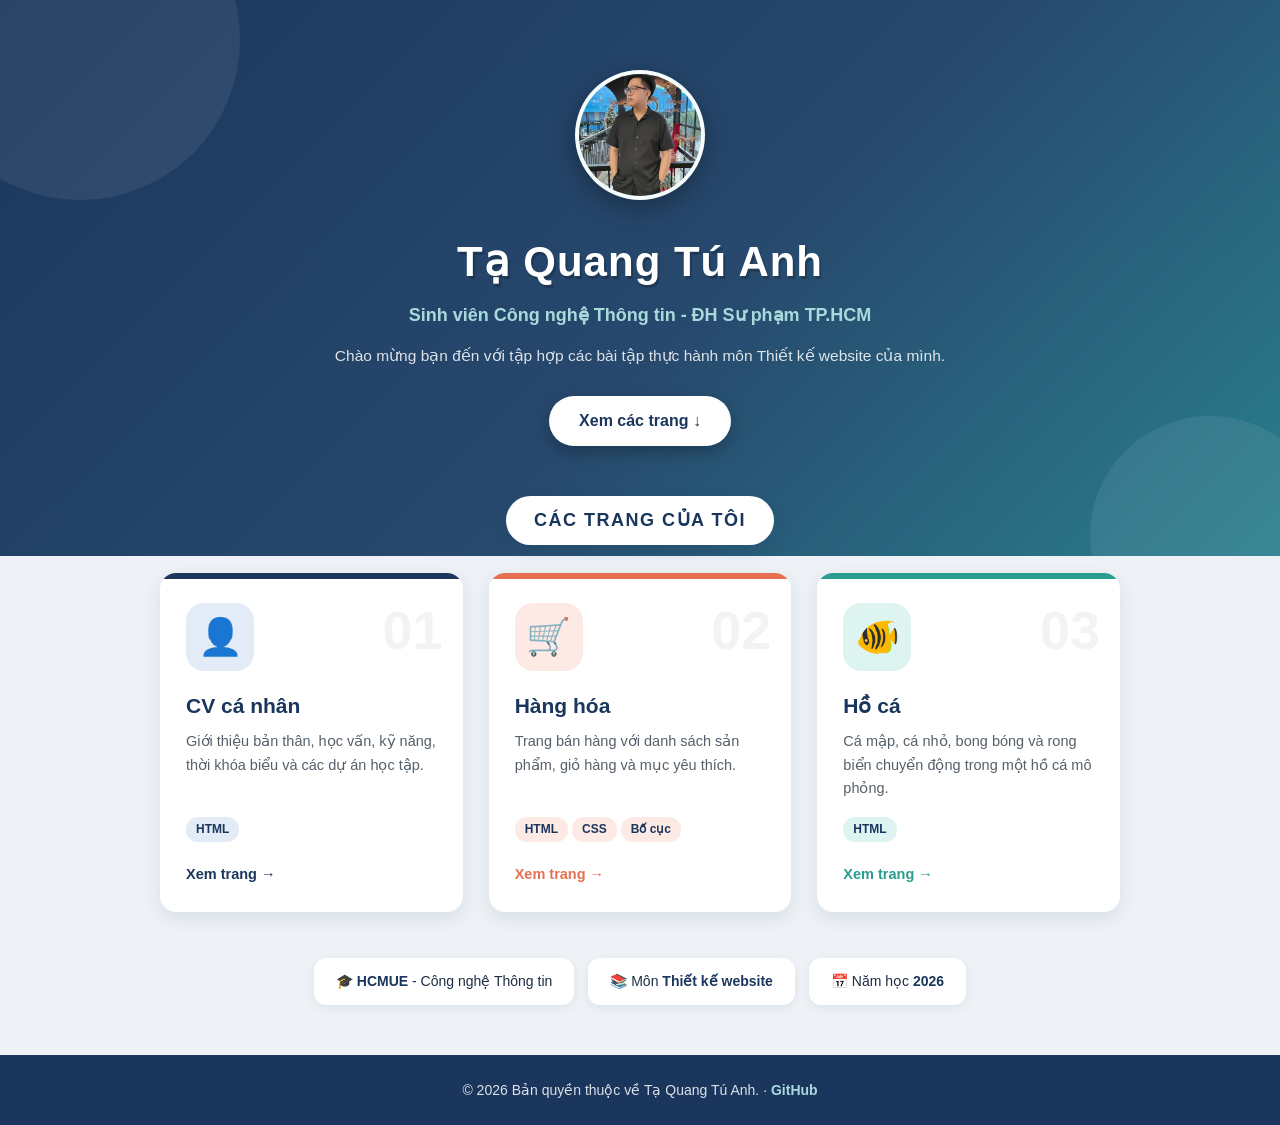
<file: index.html>
<!DOCTYPE html>
<html lang="vi">
<head>
    <meta charset="UTF-8">
    <meta name="viewport" content="width=device-width, initial-scale=1.0">
    <title>Trang chủ - Tạ Quang Tú Anh</title>
    <style>
        * {
            box-sizing: border-box;
            margin: 0;
            padding: 0;
            font-family: 'Segoe UI', Tahoma, Geneva, Verdana, sans-serif;
        }
        html {
            scroll-behavior: smooth;
        }
        body {
            background-color: #eef2f6;
            color: #1d2d44;
            line-height: 1.6;
        }

        .hero {
            position: relative;
            overflow: hidden;
            background: linear-gradient(135deg, #1b365d 0%, #27496d 55%, #2a7f8e 100%);
            color: #ffffff;
            text-align: center;
            padding: 70px 20px 110px;
        }
        .hero::before, .hero::after {
            content: "";
            position: absolute;
            border-radius: 50%;
            background: rgba(255, 255, 255, 0.07);
        }
        .hero::before {
            width: 320px;
            height: 320px;
            top: -120px;
            left: -80px;
        }
        .hero::after {
            width: 240px;
            height: 240px;
            bottom: -100px;
            right: -50px;
        }
        .hero > * {
            position: relative;
            z-index: 1;
        }
        .avatar {
            width: 130px;
            height: 130px;
            border-radius: 50%;
            object-fit: cover;
            border: 4px solid rgba(255, 255, 255, 0.9);
            box-shadow: 0 8px 24px rgba(0, 0, 0, 0.3);
            background-color: #a8dadc;
            margin-bottom: 20px;
        }
        .hero h1 {
            font-size: 42px;
            letter-spacing: 1px;
            text-shadow: 2px 3px 0 rgba(0, 0, 0, 0.2);
        }
        .hero .role {
            margin-top: 6px;
            font-size: 18px;
            color: #a8dadc;
            font-weight: 600;
        }
        .hero .desc {
            margin: 14px auto 28px;
            max-width: 750px;
            font-size: 15.5px;
            color: rgba(255, 255, 255, 0.85);
        }
        .btn {
            display: inline-block;
            padding: 12px 30px;
            border-radius: 30px;
            background: #ffffff;
            color: #1b365d;
            font-weight: 700;
            text-decoration: none;
            box-shadow: 0 6px 16px rgba(0, 0, 0, 0.25);
            transition: transform 0.25s, background 0.25s;
        }
        .btn:hover {
            transform: translateY(-3px);
            background: #a8dadc;
        }

        main {
            max-width: 1000px;
            margin: -60px auto 0;
            padding: 0 20px;
            position: relative;
            z-index: 2;
        }
        .section-title {
            text-align: center;
            margin: 0 0 28px;
            scroll-margin-top: 20px;
        }
        .section-title h2 {
            display: inline-block;
            background: #ffffff;
            color: #1b365d;
            font-size: 18px;
            text-transform: uppercase;
            letter-spacing: 1.5px;
            padding: 10px 28px;
            border-radius: 30px;
            box-shadow: 0 6px 16px rgba(27, 54, 93, 0.15);
        }

        .grid {
            display: grid;
            grid-template-columns: repeat(auto-fit, minmax(270px, 1fr));
            gap: 26px;
        }
        .card {
            position: relative;
            display: flex;
            flex-direction: column;
            background: #ffffff;
            border-radius: 16px;
            padding: 30px 26px 26px;
            text-decoration: none;
            color: inherit;
            overflow: hidden;
            box-shadow: 0 6px 18px rgba(27, 54, 93, 0.1);
            transition: transform 0.3s, box-shadow 0.3s;
        }
        .card::before {
            content: "";
            position: absolute;
            top: 0;
            left: 0;
            right: 0;
            height: 6px;
            background: var(--mau);
        }
        .card:hover {
            transform: translateY(-10px);
            box-shadow: 0 16px 30px rgba(27, 54, 93, 0.2);
        }
        .card .so {
            position: absolute;
            top: 14px;
            right: 20px;
            font-size: 54px;
            font-weight: 800;
            color: rgba(27, 54, 93, 0.06);
        }
        .card .icon {
            display: flex;
            align-items: center;
            justify-content: center;
            width: 68px;
            height: 68px;
            border-radius: 18px;
            font-size: 36px;
            background: var(--nen);
            margin-bottom: 18px;
        }
        .card h3 {
            font-size: 21px;
            color: #1b365d;
            margin-bottom: 8px;
        }
        .card p {
            font-size: 14.5px;
            color: #55606b;
            flex: 1;
        }
        .tags {
            margin-top: 14px;
        }
        .tags span {
            display: inline-block;
            font-size: 12px;
            font-weight: 600;
            padding: 3px 10px;
            margin: 3px 4px 3px 0;
            border-radius: 12px;
            background: var(--nen);
            color: #1b365d;
        }
        .card .go {
            margin-top: 18px;
            font-weight: 700;
            font-size: 14.5px;
            color: var(--mau);
            transition: letter-spacing 0.3s;
        }
        .card:hover .go {
            letter-spacing: 1px;
        }

        .c1 { --mau: #1b365d; --nen: #e3ebf6; }
        .c2 { --mau: #e76f51; --nen: #fdeae4; }
        .c3 { --mau: #2a9d8f; --nen: #def4f1; }

        /* ===== Thông tin nhanh ===== */
        .stats {
            display: flex;
            flex-wrap: wrap;
            justify-content: center;
            gap: 14px;
            margin: 46px 0 10px;
        }
        .stat {
            background: #ffffff;
            border-radius: 12px;
            padding: 12px 22px;
            font-size: 14px;
            box-shadow: 0 3px 10px rgba(27, 54, 93, 0.08);
        }
        .stat b {
            color: #1b365d;
        }

        footer {
            background: #1b365d;
            color: rgba(255, 255, 255, 0.85);
            text-align: center;
            padding: 24px 20px;
            margin-top: 50px;
            font-size: 14px;
        }
        footer a {
            color: #a8dadc;
            text-decoration: none;
            font-weight: 600;
        }
        footer a:hover {
            text-decoration: underline;
        }

        @media (max-width: 600px) {
            .hero {
                padding: 50px 16px 100px;
            }
            .hero h1 {
                font-size: 30px;
            }
        }
    </style>
</head>
<body>

    <header class="hero">
        <img class="avatar" src="CV%20ca%20nhan/anh%20dai%20dien.jpg" alt="Tạ Quang Tú Anh" onerror="this.style.display='none'">
        <h1>Tạ Quang Tú Anh</h1>
        <p class="role">Sinh viên Công nghệ Thông tin - ĐH Sư phạm TP.HCM</p>
        <p class="desc">Chào mừng bạn đến với tập hợp các bài tập thực hành môn Thiết kế website của mình.</p>
        <a class="btn" href="#bai-tap">Xem các trang ↓</a>
    </header>

    <main>
        <div class="section-title" id="bai-tap">
            <h2>Các trang của tôi</h2>
        </div>

        <div class="grid">
            <a class="card c1" href="https://taquangtuanh-5201104009.github.io/2611COMP180203/CV ca nhan/cvcanhan.html">
                <span class="so">01</span>
                <div class="icon">👤</div>
                <h3>CV cá nhân</h3>
                <p>Giới thiệu bản thân, học vấn, kỹ năng, thời khóa biểu và các dự án học tập.</p>
                <div class="tags"><span>HTML</span></div>
                <div class="go">Xem trang →</div>
            </a>

            <a class="card c2" href="https://taquangtuanh-5201104009.github.io/2611COMP180203/Hang hoa/Hanghoa.html">
                <span class="so">02</span>
                <div class="icon">🛒</div>
                <h3>Hàng hóa</h3>
                <p>Trang bán hàng với danh sách sản phẩm, giỏ hàng và mục yêu thích.</p>
                <div class="tags"><span>HTML</span><span>CSS</span><span>Bố cục</span></div>
                <div class="go">Xem trang →</div>
            </a>

            <a class="card c3" href="https://taquangtuanh-5201104009.github.io/2611COMP180203/Ho ca/hoca.html">
                <span class="so">03</span>
                <div class="icon">🐠</div>
                <h3>Hồ cá</h3>
                <p>Cá mập, cá nhỏ, bong bóng và rong biển chuyển động trong một hồ cá mô phỏng.</p>
                <div class="tags"><span>HTML</span></div>
                <div class="go">Xem trang →</div>
            </a>
        </div>

        <div class="stats">
            <div class="stat">🎓 <b>HCMUE</b> - Công nghệ Thông tin</div>
            <div class="stat">📚 Môn <b>Thiết kế website</b></div>
            <div class="stat">📅 Năm học <b>2026</b></div>
        </div>
    </main>

    <footer>
        <p>&copy; 2026 Bản quyền thuộc về Tạ Quang Tú Anh. ·
        <a href="https://github.com/TaQuangTuAnh-5201104009" target="_blank">GitHub</a></p>
    </footer>

</body>
</html>
</file>
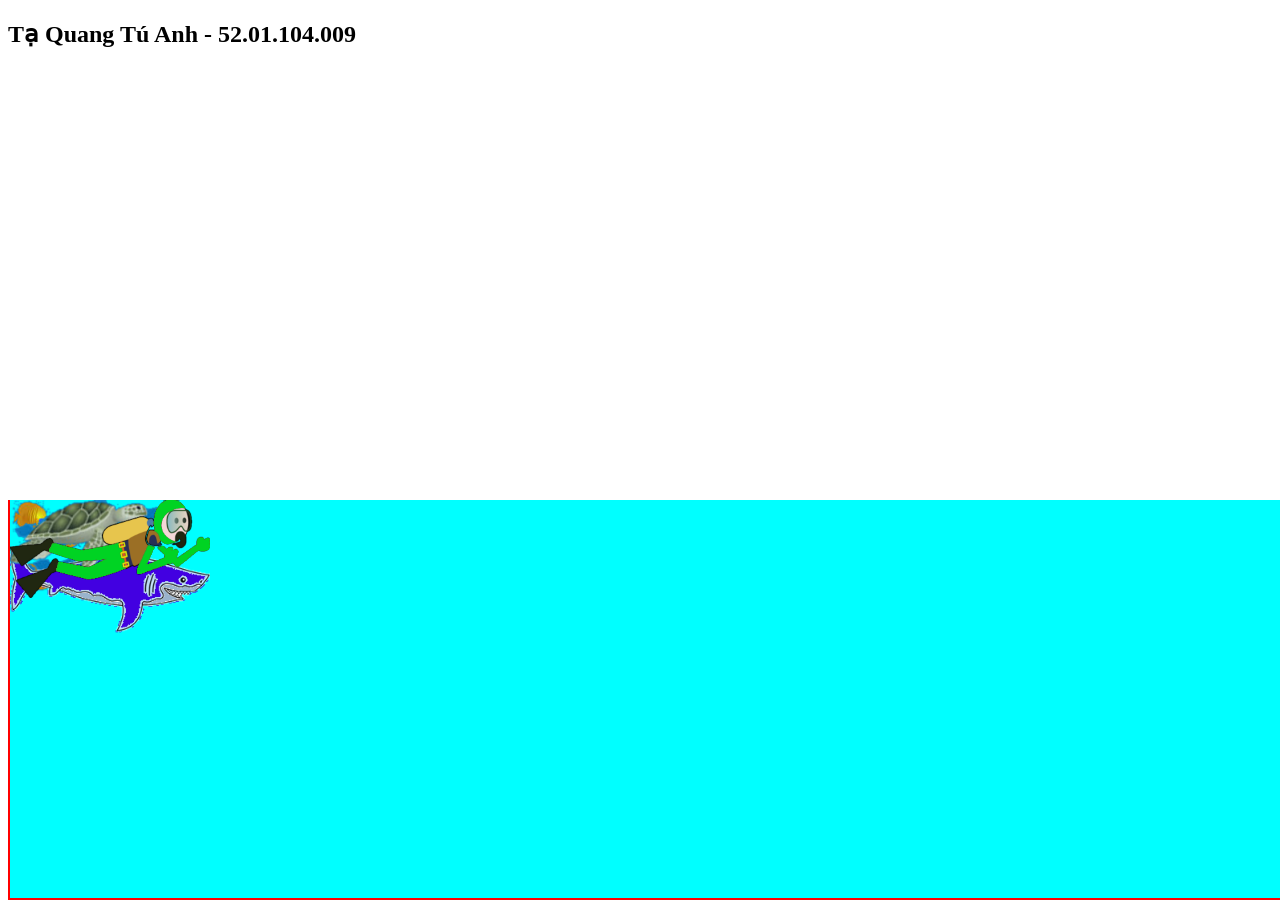
<file: hoca.html>
<!DOCTYPE html>
<html lang="vi">
<head>
    <meta charset="UTF-8">
    <meta name="viewport" content="width=device-width, initial-scale=1.0">
    <title>Hồ Cá</title>
    <style>
        #hoca {
            position: fixed;
            bottom: 0;
            border: 2px double red;
            border-top: 0;
            height: 400px;
            width: 100%;
            background-color: aqua;
            overflow: hidden;
            box-sizing: border-box;
        }
        #hoca img {
            position: absolute;
            top: 0;
            left: 0;
        }

        #ca {
            width: 120px;
            animation: caboi 30s infinite;
        }
        @keyframes caboi {
            0%   { transform: translate(0, 0); }
            26%  { transform: translate(300px, 100px); }
            52%  { transform: translate(800px, 250px); }
            78%  { transform: translate(500px, 50px) rotate(-90deg); }
            100% { transform: translate(200px, 250px); }
        }

        /* Cá mờ */
        #camo {
            width: 180px;
            animation: camo 40s infinite;
        }
        @keyframes camo {
            0%   { transform: translate(900px, 30px); }
            50%  { transform: translate(100px, 180px); }
            100% { transform: translate(900px, 30px); }
        }

        #camap {
            width: 200px;
            animation: mapboi 25s infinite;
        }
        @keyframes mapboi {
            0%   { transform: translate(0, 150px); }
            50%  { transform: translate(1000px, 80px); }
            100% { transform: translate(0, 150px); }
        }


        #rua {
            width: 140px;
            animation: ruaboi 45s infinite;
        }
        @keyframes ruaboi {
            0%   { transform: translate(100px, 300px); }
            50%  { transform: translate(700px, 260px); }
            100% { transform: translate(100px, 300px); }
        }

        #tholan1 {
            width: 200px;
            animation: lan1 35s infinite;
        }
        @keyframes lan1 {
            0%   { transform: translate(50px, 200px); }
            50%  { transform: translate(400px, 20px); }
            100% { transform: translate(50px, 200px); }
        }

        #tholan2 {
            width: 200px;
            animation: lan2 38s infinite;
        }
        @keyframes lan2 {
            0%   { transform: translate(600px, 220px); }
            50%  { transform: translate(250px, 60px); }
            100% { transform: translate(600px, 220px); }
        }

        #tholan3 {
            width: 200px;
            animation: lan3 42s infinite;
        }
        @keyframes lan3 {
            0%   { transform: translate(1000px, 120px); }
            50%  { transform: translate(650px, 230px); }
            100% { transform: translate(1000px, 120px); }
        }
    </style>
</head>
<body>
    <h2>Tạ Quang Tú Anh - 52.01.104.009</h2>
    <div id="hoca">
        <img id="ca" src="goldFishSchool.png" alt="Đàn cá vàng">
        <img id="camo" src="faintSchool.png" alt="Đàn cá mờ">
        <img id="camap" src="shark.png" alt="Cá mập">
        <img id="rua" src="turtle.png" alt="Rùa">
        <img id="tholan1" src="diver1.png" alt="Thợ lặn 1">
        <img id="tholan2" src="diver2.png" alt="Thợ lặn 2">
        <img id="tholan3" src="diver3.png" alt="Thợ lặn 3">
    </div>
</body>
</html>
</file>
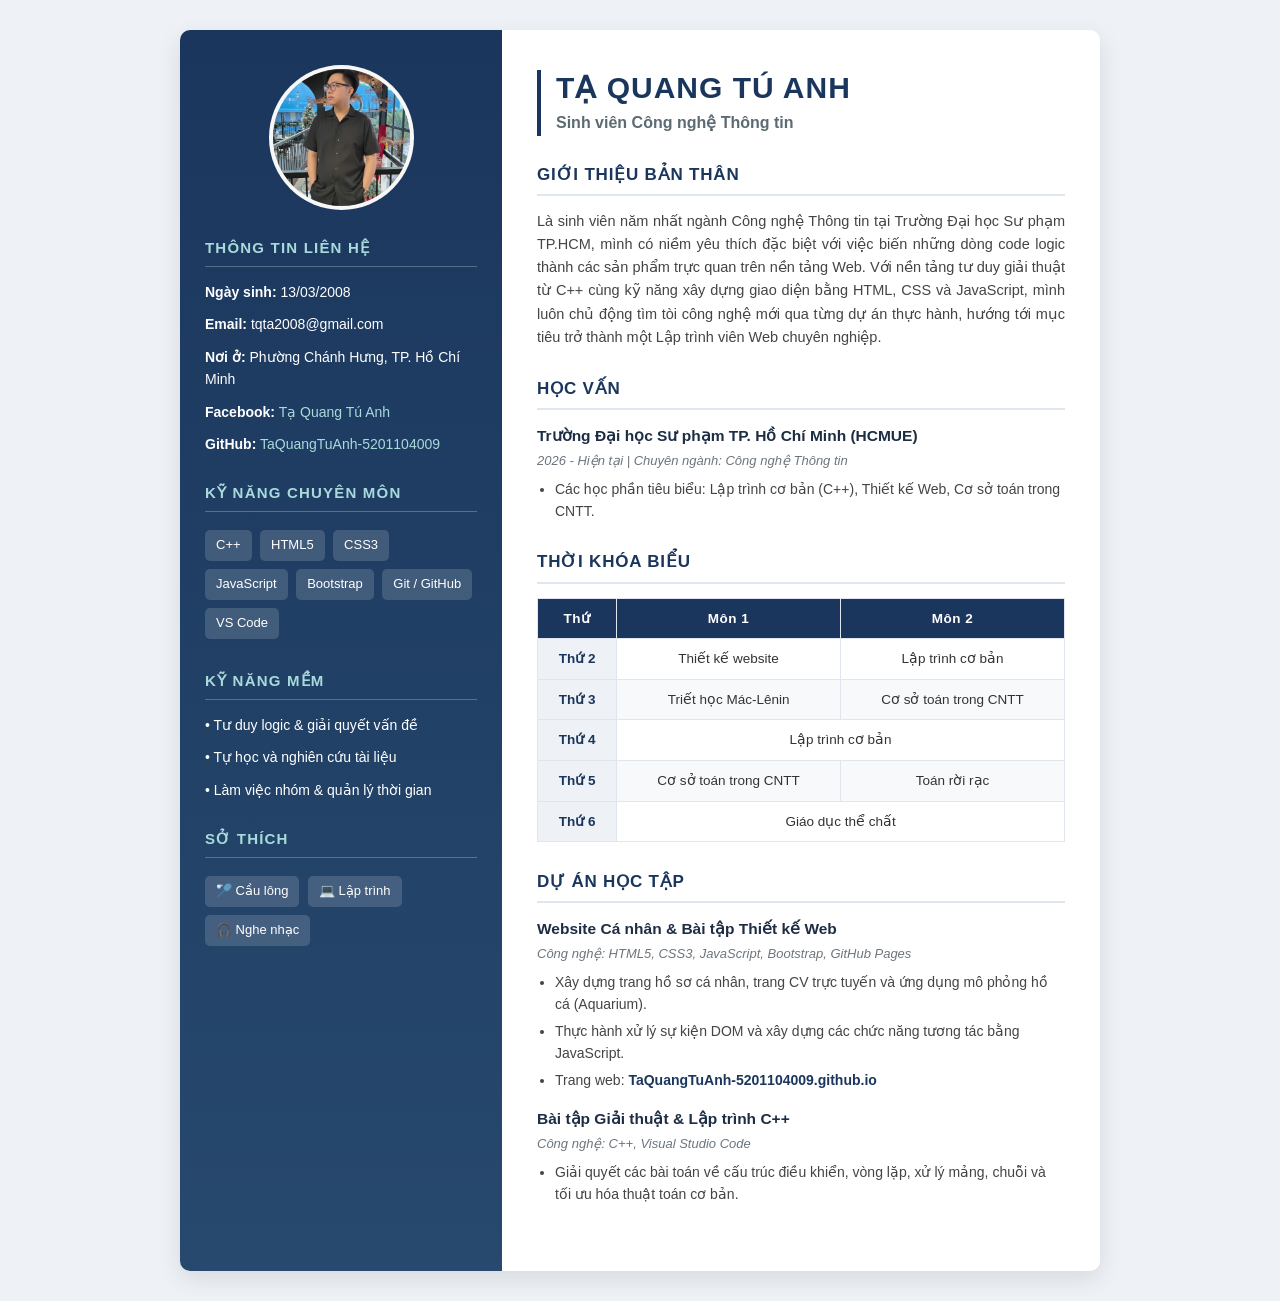
<file: CV ca nhan/cvcanhan.html>
<!DOCTYPE html>
<html lang="vi">
<head>
    <meta charset="UTF-8">
    <meta name="viewport" content="width=device-width, initial-scale=1.0">
    <title>CV - Tạ Quang Tú Anh</title>
    <style>
        * {
            box-sizing: border-box;
            margin: 0;
            padding: 0;
            font-family: 'Segoe UI', Tahoma, Geneva, Verdana, sans-serif;
        }
        body {
            background-color: #eef2f6;
            color: #333;
            line-height: 1.6;
            padding: 30px 15px;
        }
        .cv-container {
            max-width: 920px;
            margin: 0 auto;
            background: #ffffff;
            display: flex;
            box-shadow: 0 8px 25px rgba(0, 0, 0, 0.1);
            border-radius: 10px;
            overflow: hidden;
        }
        .left-column {
            width: 35%;
            background: linear-gradient(180deg, #1b365d 0%, #27496d 100%);
            color: #ffffff;
            padding: 35px 25px;
        }
        .avatar {
            width: 145px;
            height: 145px;
            border-radius: 50%;
            object-fit: cover;
            display: block;
            margin: 0 auto 22px;
            border: 4px solid rgba(255, 255, 255, 0.85);
            background-color: #ccc;
        }
        .left-column h2 {
            font-size: 15px;
            text-transform: uppercase;
            letter-spacing: 1.2px;
            border-bottom: 1px solid rgba(255, 255, 255, 0.25);
            padding-bottom: 6px;
            margin: 26px 0 14px;
            color: #a8dadc;
        }
        .info-list {
            list-style: none;
            font-size: 14px;
        }
        .info-list li {
            margin-bottom: 10px;
            word-break: break-word;
        }
        .skill-tag {
            display: inline-block;
            background: rgba(255, 255, 255, 0.15);
            padding: 5px 11px;
            border-radius: 5px;
            font-size: 13px;
            margin: 4px 4px 4px 0;
            transition: background 0.2s;
        }
        .skill-tag:hover {
            background: rgba(255, 255, 255, 0.28);
        }
        .right-column {
            width: 65%;
            padding: 40px 35px;
        }
        .header-name {
            border-left: 4px solid #1b365d;
            padding-left: 15px;
            margin-bottom: 25px;
        }
        .header-name h1 {
            font-size: 30px;
            color: #1b365d;
            text-transform: uppercase;
            letter-spacing: 1px;
            line-height: 1.2;
        }
        .header-name p {
            font-size: 16px;
            color: #5c6b73;
            font-weight: 600;
            margin-top: 4px;
        }
        .section {
            margin-bottom: 26px;
        }
        .section h2 {
            font-size: 17px;
            color: #1b365d;
            text-transform: uppercase;
            letter-spacing: 0.8px;
            border-bottom: 2px solid #e0e6ed;
            padding-bottom: 6px;
            margin-bottom: 14px;
        }
        .intro-text {
            font-size: 14.5px;
            color: #444;
            text-align: justify;
        }
        .item {
            margin-bottom: 16px;
        }
        .item-title {
            font-weight: 700;
            font-size: 15.5px;
            color: #1d2d44;
        }
        .item-sub {
            font-size: 13px;
            color: #6c757d;
            font-style: italic;
            margin: 2px 0 6px;
        }
        .item ul {
            padding-left: 18px;
            font-size: 14px;
            color: #444;
        }
        .item ul li {
            margin-bottom: 4px;
        }

        /* Thời khóa biểu */
        .table-wrap {
            overflow-x: auto;
        }
        .tkb {
            width: 100%;
            border-collapse: collapse;
            font-size: 13.5px;
        }
        .tkb th, .tkb td {
            border: 1px solid #e0e6ed;
            padding: 9px 10px;
            text-align: center;
        }
        .tkb th {
            background: #1b365d;
            color: #ffffff;
            font-weight: 600;
            letter-spacing: 0.5px;
        }
        .tkb tbody td:first-child {
            background: #eef2f6;
            color: #1b365d;
            font-weight: 700;
            white-space: nowrap;
        }
        .tkb tbody tr:nth-child(even) {
            background: #f7f9fb;
        }
        .tkb tbody tr:hover td:not(:first-child) {
            background: #e3f1f2;
        }

        a {
            color: #a8dadc;
            text-decoration: none;
        }
        a:hover {
            text-decoration: underline;
        }
        .right-column a {
            color: #1b365d;
            font-weight: 600;
        }
        @media (max-width: 720px) {
            .cv-container {
                flex-direction: column;
            }
            .left-column, .right-column {
                width: 100%;
            }
            .right-column {
                padding: 30px 20px;
            }
        }
    </style>
</head>
<body>

<div class="cv-container">
    <div class="left-column">
        <img src="anh dai dien.jpg" alt="Tạ Quang Tú Anh" class="avatar" onerror="this.src='https://via.placeholder.com/150?text=Tu+Anh'">
        
        <h2>Thông tin liên hệ</h2>
        <ul class="info-list">
            <li><strong>Ngày sinh:</strong> 13/03/2008</li>
            <li><strong>Email:</strong> tqta2008@gmail.com</li>
            <li><strong>Nơi ở:</strong> Phường Chánh Hưng, TP. Hồ Chí Minh</li>
            <li><strong>Facebook:</strong> <a href="https://www.facebook.com/share/1En28FH6UP/" target="_blank">Tạ Quang Tú Anh</a></li>
            <li><strong>GitHub:</strong> <a href="https://github.com/TaQuangTuAnh-5201104009" target="_blank">TaQuangTuAnh-5201104009</a></li>
        </ul>

        <h2>Kỹ năng chuyên môn</h2>
        <div>
            <span class="skill-tag">C++</span>
            <span class="skill-tag">HTML5</span>
            <span class="skill-tag">CSS3</span>
            <span class="skill-tag">JavaScript</span>
            <span class="skill-tag">Bootstrap</span>
            <span class="skill-tag">Git / GitHub</span>
            <span class="skill-tag">VS Code</span>
        </div>

        <h2>Kỹ năng mềm</h2>
        <ul class="info-list">
            <li>• Tư duy logic & giải quyết vấn đề</li>
            <li>• Tự học và nghiên cứu tài liệu</li>
            <li>• Làm việc nhóm & quản lý thời gian</li>
        </ul>

        <h2>Sở thích</h2>
        <div>
            <span class="skill-tag">🏸 Cầu lông</span>
            <span class="skill-tag">💻 Lập trình</span>
            <span class="skill-tag">🎧 Nghe nhạc</span>
        </div>
    </div>

    <div class="right-column">
        <div class="header-name">
            <h1>Tạ Quang Tú Anh</h1>
            <p>Sinh viên Công nghệ Thông tin</p>
        </div>

        <div class="section">
            <h2>Giới thiệu bản thân</h2>
            <p class="intro-text">
                Là sinh viên năm nhất ngành Công nghệ Thông tin tại Trường Đại học Sư phạm TP.HCM, mình có niềm yêu thích đặc biệt với việc biến những dòng code logic thành các sản phẩm trực quan trên nền tảng Web. Với nền tảng tư duy giải thuật từ C++ cùng kỹ năng xây dựng giao diện bằng HTML, CSS và JavaScript, mình luôn chủ động tìm tòi công nghệ mới qua từng dự án thực hành, hướng tới mục tiêu trở thành một Lập trình viên Web chuyên nghiệp.
            </p>
        </div>

        <div class="section">
            <h2>Học vấn</h2>
            <div class="item">
                <div class="item-title">Trường Đại học Sư phạm TP. Hồ Chí Minh (HCMUE)</div>
                <div class="item-sub">2026 - Hiện tại | Chuyên ngành: Công nghệ Thông tin</div>
                <ul>
                    <li>Các học phần tiêu biểu: Lập trình cơ bản (C++), Thiết kế Web, Cơ sở toán trong CNTT.</li>
                </ul>
            </div>
        </div>

        <div class="section">
            <h2>Thời khóa biểu</h2>
            <div class="table-wrap">
                <table class="tkb">
                    <thead>
                        <tr>
                            <th>Thứ</th>
                            <th>Môn 1</th>
                            <th>Môn 2</th>
                        </tr>
                    </thead>
                    <tbody>
                        <tr><td>Thứ 2</td><td>Thiết kế website</td><td>Lập trình cơ bản</td></tr>
                        <tr><td>Thứ 3</td><td>Triết học Mác-Lênin</td><td>Cơ sở toán trong CNTT</td></tr>
                        <tr><td>Thứ 4</td><td colspan="2">Lập trình cơ bản</td></tr>
                        <tr><td>Thứ 5</td><td>Cơ sở toán trong CNTT</td><td>Toán rời rạc</td></tr>
                        <tr><td>Thứ 6</td><td colspan="2">Giáo dục thể chất</td></tr>
                    </tbody>
                </table>
            </div>
        </div>

        <div class="section">
            <h2>Dự án học tập</h2>
            <div class="item">
                <div class="item-title">Website Cá nhân & Bài tập Thiết kế Web</div>
                <div class="item-sub">Công nghệ: HTML5, CSS3, JavaScript, Bootstrap, GitHub Pages</div>
                <ul>
                    <li>Xây dựng trang hồ sơ cá nhân, trang CV trực tuyến và ứng dụng mô phỏng hồ cá (Aquarium).</li>
                    <li>Thực hành xử lý sự kiện DOM và xây dựng các chức năng tương tác bằng JavaScript.</li>
                    <li>Trang web: <a href="https://github.com/TaQuangTuAnh-5201104009/2611COMP180203.git" target="_blank">TaQuangTuAnh-5201104009.github.io</a></li>
                </ul>
            </div>

            <div class="item">
                <div class="item-title">Bài tập Giải thuật & Lập trình C++</div>
                <div class="item-sub">Công nghệ: C++, Visual Studio Code</div>
                <ul>
                    <li>Giải quyết các bài toán về cấu trúc điều khiển, vòng lặp, xử lý mảng, chuỗi và tối ưu hóa thuật toán cơ bản.</li>
                </ul>
            </div>
        </div>
    </div>
</div>

</body>
</html>
</file>
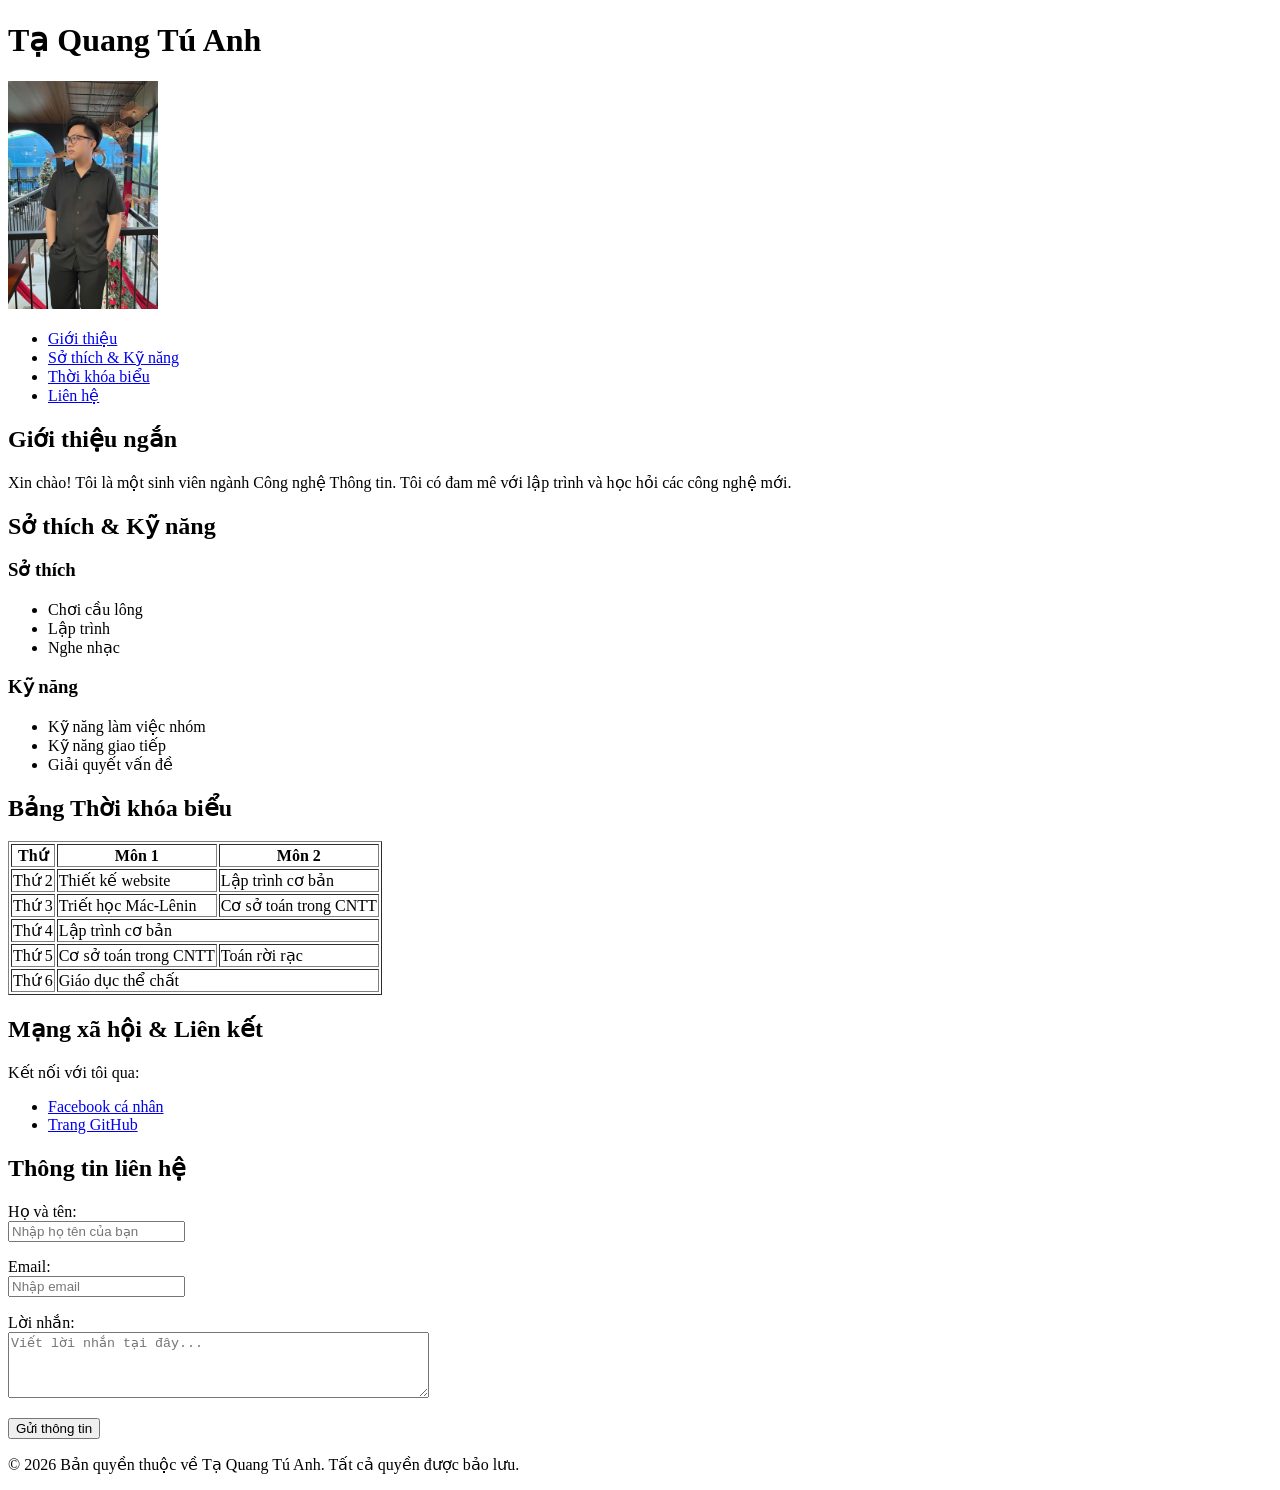
<file: CV ca nhan/profile.html>
<!DOCTYPE html>
<html lang="en">
<head>
    <meta charset="UTF-8">
    <meta name="viewport" content="width=device-width, initial-scale=1.0">
    <title>Tạ Quang Tú Anh</title>
</head>
<body>
    <header>
        <h1>Tạ Quang Tú Anh</h1>
        <img src="anh dai dien.jpg" alt="Ảnh đại diện" width="150">
    </header>

    <nav>
        <ul>
            <li><a href="#gioi-thieu">Giới thiệu</a></li>
            <li><a href="#so-thich">Sở thích & Kỹ năng</a></li>
            <li><a href="#tkb">Thời khóa biểu</a></li>
            <li><a href="#lien-he">Liên hệ</a></li>
        </ul>
    </nav>
    <main>
        <section id="gioi-thieu">
            <h2>Giới thiệu ngắn</h2>
            <article>
                <p>Xin chào! Tôi là một sinh viên ngành Công nghệ Thông tin. Tôi có đam mê với lập trình và học hỏi các công nghệ mới.</p>
            </article>
        </section>

        <section id="so-thich">
            <h2>Sở thích & Kỹ năng</h2>
            <article>
                <h3>Sở thích</h3>
                <ul>
                    <li>Chơi cầu lông</li>
                    <li>Lập trình</li>
                    <li>Nghe nhạc</li>
                </ul>
            </article>
            <article>
                <h3>Kỹ năng</h3>
                <ul>
                    <li>Kỹ năng làm việc nhóm</li>
                    <li>Kỹ năng giao tiếp</li>
                    <li>Giải quyết vấn đề</li>
                </ul>
            </article>
        </section>

        <section id="tkb">
            <h2>Bảng Thời khóa biểu</h2>
            <table border="1">
                <thead>
                    <tr>
                        <th>Thứ</th>
                        <th>Môn 1</th>
                        <th>Môn 2</th>
                    </tr>
                </thead>
                <tbody>
                    <tr><td>Thứ 2</td><td>Thiết kế website</td><td>Lập trình cơ bản</td></tr>
                    <tr><td>Thứ 3</td><td>Triết học Mác-Lênin</td><td>Cơ sở toán trong CNTT</td></tr>
                    <tr><td>Thứ 4</td><td colspan="2">Lập trình cơ bản</td></tr>
                    <tr><td>Thứ 5</td><td>Cơ sở toán trong CNTT</td><td>Toán rời rạc</td></tr>
                    <tr><td>Thứ 6</td><td colspan="2">Giáo dục thể chất</td></tr>
                </tbody>
            </table>
        </section>

        <section>
            <h2>Mạng xã hội & Liên kết</h2>
            <p>Kết nối với tôi qua:</p>
            <ul>
                <li><a href="https://www.facebook.com/share/1En28FH6UP/" target="_blank">Facebook cá nhân</a></li>
                <li><a href="https://github.com/tqta2008-lang/2611COMP180203.git" target="_blank">Trang GitHub</a></li>
            </ul>
        </section>

        <section id="lien-he">
            <h2>Thông tin liên hệ</h2>
            <form action="#" method="post">
                <p>
                    <label for="fullname">Họ và tên:</label><br>
                    <input type="text" id="fullname" name="fullname" placeholder="Nhập họ tên của bạn">
                </p>
                <p>
                    <label for="email">Email:</label><br>
                    <input type="email" id="email" name="email" placeholder="Nhập email">
                </p>
                <p>
                    <label for="message">Lời nhắn:</label><br>
                    <textarea id="message" name="message" rows="4" cols="50" placeholder="Viết lời nhắn tại đây..."></textarea>
                </p>
                <button type="submit">Gửi thông tin</button>
            </form>
        </section>
    </main>

    <!-- Footer -->
    <footer>
        <p>&copy; 2026 Bản quyền thuộc về Tạ Quang Tú Anh. Tất cả quyền được bảo lưu.</p>
    </footer>
</body>
</html>
</file>
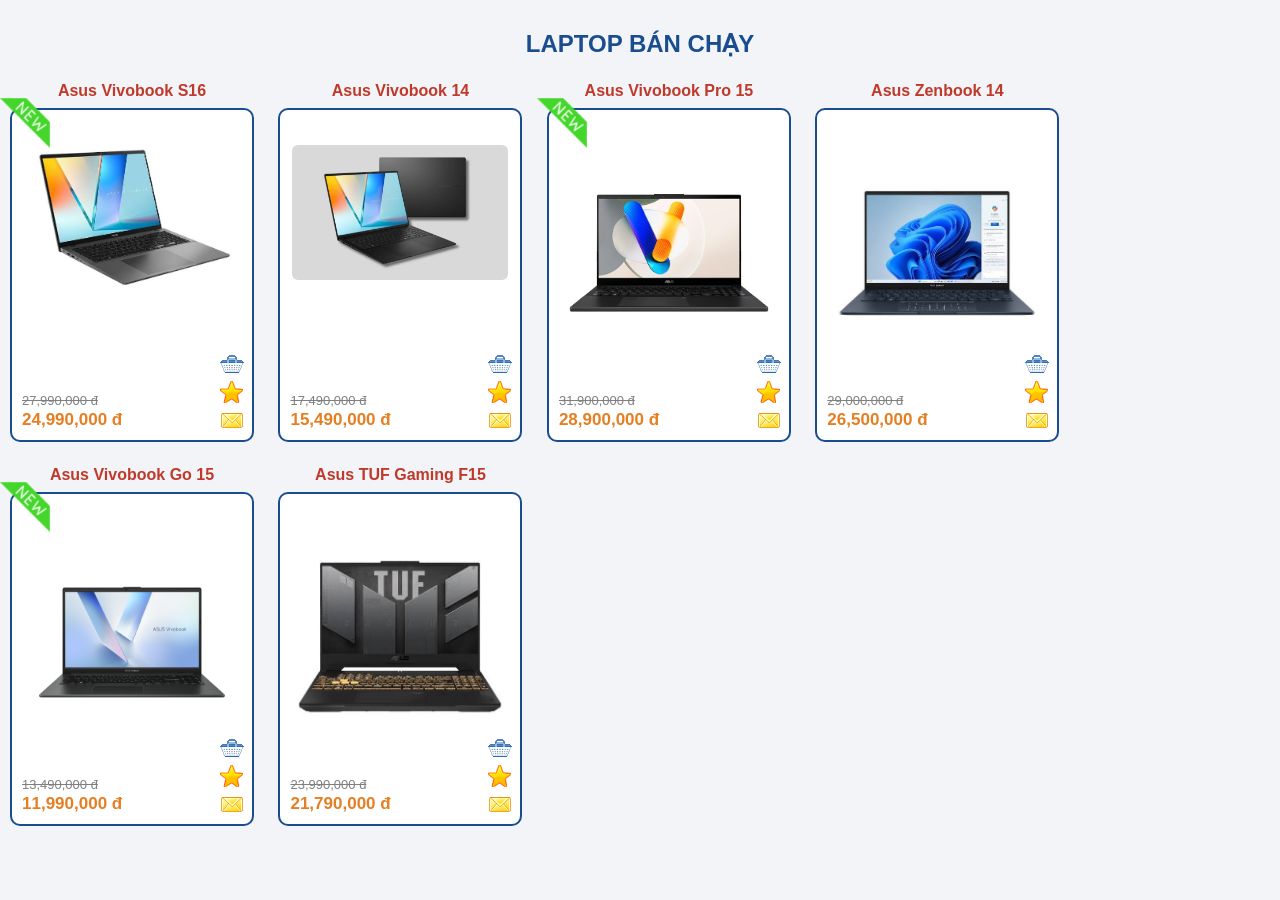
<file: Hang hoa/Hanghoa.html>
<!DOCTYPE html>
<html lang="vi">
<head>
    <meta charset="UTF-8">
    <meta name="viewport" content="width=device-width, initial-scale=1.0">
    <title>Sản phẩm Laptop</title>
    <link rel="stylesheet" href="Hanghoa.css" />
</head>
<body>
    <h2 class="sp-title">LAPTOP BÁN CHẠY</h2>
    <div class="sp-box">
        <img class="sp-box-img" src="s16.jpeg" alt="Asus Vivobook S16" />
        <img class="sp-box-new" src="iconnew.png" alt="New" />
        <div class="sp-box-oldprice">27,990,000 đ</div>
        <div class="sp-box-price">24,990,000 đ</div>
        <div class="sp-box-icons">
            <img src="Basket.png" alt="Mua hàng" title="Thêm vào giỏ">
            <img src="Favourites.png" alt="Yêu thích" title="Yêu thích">
            <img src="Letter.png" alt="Liên hệ" title="Liên hệ">
        </div>
        <div class="sp-box-name">Asus Vivobook S16</div>
    </div>
    <div class="sp-box">
        <img class="sp-box-img" src="laptop.png" alt="Asus Vivobook 14" />
        <div class="sp-box-oldprice">17,490,000 đ</div>
        <div class="sp-box-price">15,490,000 đ</div>
        <div class="sp-box-icons">
            <img src="Basket.png" alt="Mua hàng" title="Thêm vào giỏ">
            <img src="Favourites.png" alt="Yêu thích" title="Yêu thích">
            <img src="Letter.png" alt="Liên hệ" title="Liên hệ">
        </div>
        <div class="sp-box-name">Asus Vivobook 14</div>
    </div>
    <div class="sp-box">
        <img class="sp-box-img" src="pro15.jpg" alt="Asus Vivobook Pro 15" />
        <img class="sp-box-new" src="iconnew.png" alt="New" />
        <div class="sp-box-oldprice">31,900,000 đ</div>
        <div class="sp-box-price">28,900,000 đ</div>
        <div class="sp-box-icons">
            <img src="Basket.png" alt="Mua hàng" title="Thêm vào giỏ">
            <img src="Favourites.png" alt="Yêu thích" title="Yêu thích">
            <img src="Letter.png" alt="Liên hệ" title="Liên hệ">
        </div>
        <div class="sp-box-name">Asus Vivobook Pro 15</div>
    </div>
    <div class="sp-box">
        <img class="sp-box-img" src="zbook14.jpeg" alt="Asus Zenbook 14" />
        <div class="sp-box-oldprice">29,000,000 đ</div>
        <div class="sp-box-price">26,500,000 đ</div>
        <div class="sp-box-icons">
            <img src="Basket.png" alt="Mua hàng" title="Thêm vào giỏ">
            <img src="Favourites.png" alt="Yêu thích" title="Yêu thích">
            <img src="Letter.png" alt="Liên hệ" title="Liên hệ">
        </div>
        <div class="sp-box-name">Asus Zenbook 14</div>
    </div>
    <div class="sp-box">
        <img class="sp-box-img" src="go15.png" alt="Asus Vivobook Go 15" />
        <img class="sp-box-new" src="iconnew.png" alt="New" />
        <div class="sp-box-oldprice">13,490,000 đ</div>
        <div class="sp-box-price">11,990,000 đ</div>
        <div class="sp-box-icons">
            <img src="Basket.png" alt="Mua hàng" title="Thêm vào giỏ">
            <img src="Favourites.png" alt="Yêu thích" title="Yêu thích">
            <img src="Letter.png" alt="Liên hệ" title="Liên hệ">
        </div>
        <div class="sp-box-name">Asus Vivobook Go 15</div>
    </div>
    <div class="sp-box">
        <img class="sp-box-img" src="f15.jpeg" alt="Asus TUF Gaming F15" />
        <div class="sp-box-oldprice">23,990,000 đ</div>
        <div class="sp-box-price">21,790,000 đ</div>
        <div class="sp-box-icons">
            <img src="Basket.png" alt="Mua hàng" title="Thêm vào giỏ">
            <img src="Favourites.png" alt="Yêu thích" title="Yêu thích">
            <img src="Letter.png" alt="Liên hệ" title="Liên hệ">
        </div>
        <div class="sp-box-name">Asus TUF Gaming F15</div>
    </div>
</body>
</html>
</file>
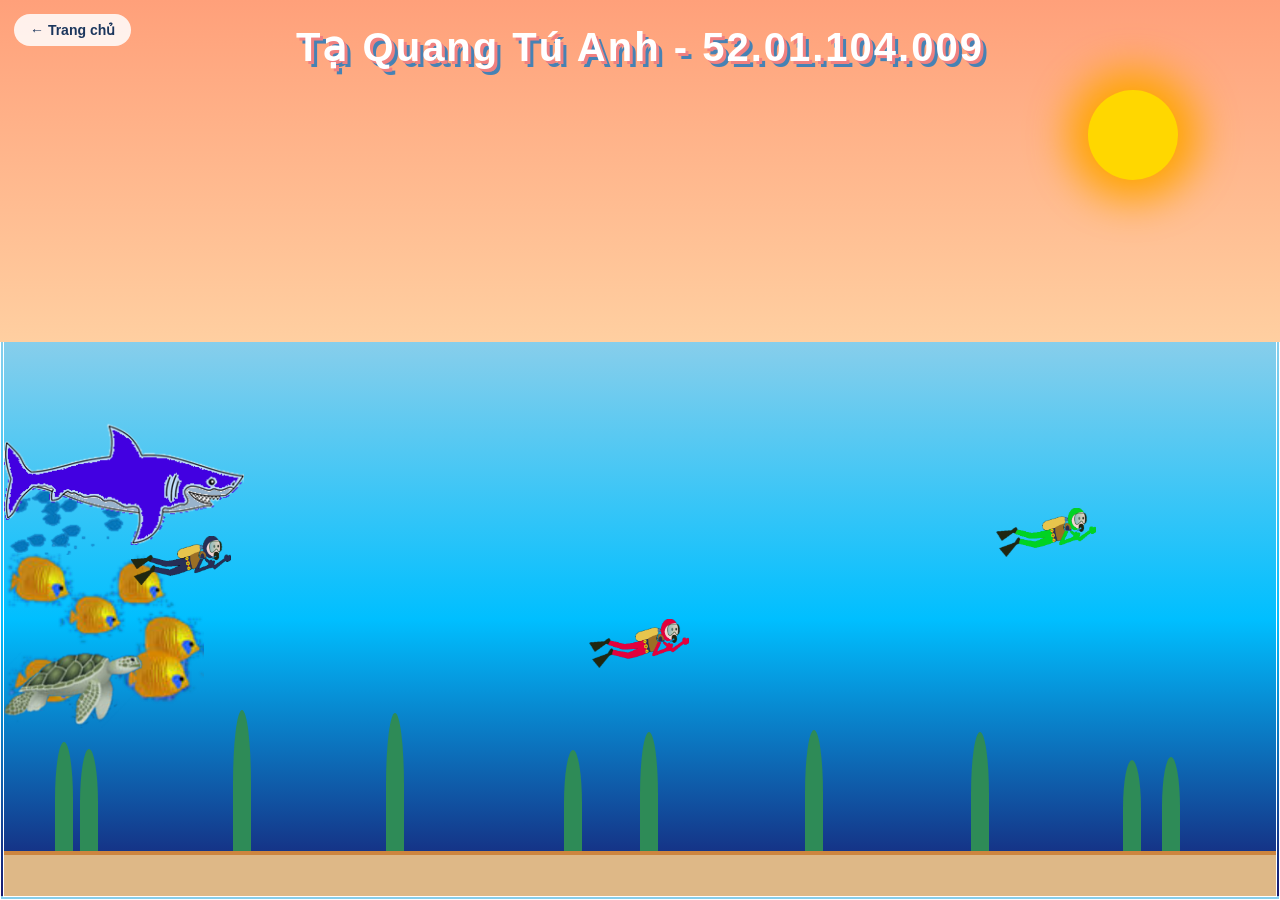
<file: Ho ca/hoca.html>
<!DOCTYPE html>
<html lang="vi">
<head>
    <meta charset="UTF-8">
    <meta name="viewport" content="width=device-width, initial-scale=1.0">
    <title>Hồ cá - Tạ Quang Tú Anh</title>
    <style>
        * {
            box-sizing: border-box;
        }
        body {
            margin: 0;
            height: 100vh;
            overflow: hidden;
            font-family: 'Segoe UI', Tahoma, Geneva, Verdana, sans-serif;
            background: linear-gradient(to bottom, lightsalmon, navajowhite, lightyellow);
        }

        h2 {
            text-align: center;
            margin: 0;
            padding: 24px 10px 10px;
            font-size: clamp(24px, 5vw, 40px);
            color: white;
            text-shadow: 3px 3px 0 lightcoral, 6px 6px 0 steelblue;
            letter-spacing: 2px;
        }
        #mattroi {
            position: fixed;
            top: 90px;
            right: 8vw;
            width: 90px;
            height: 90px;
            border-radius: 50%;
            background-color: gold;
            box-shadow: 0 0 40px 20px orange;
            animation: toa 4s ease-in-out infinite alternate;
        }
        @keyframes toa {
            from { box-shadow: 0 0 30px 14px orange; }
            to   { box-shadow: 0 0 55px 28px orange; }
        }
        .quaylai {
            position: fixed;
            top: 14px;
            left: 14px;
            z-index: 20;
            padding: 8px 16px;
            border-radius: 20px;
            background: rgba(255, 255, 255, 0.85);
            color: #1b365d;
            font-weight: 700;
            font-size: 14px;
            text-decoration: none;
        }
        .quaylai:hover {
            background: white;
        }

        #hoca {
            position: fixed;
            bottom: 0;
            left: 0;
            width: 100%;
            height: 62vh;
            border: 4px double white;
            border-top: 0;
            background: linear-gradient(to bottom, skyblue, deepskyblue, midnightblue);
            overflow: hidden;
            cursor: pointer;
        }

        .sinhvat {
            --h: 1;
            position: absolute;
            left: 0;
            width: var(--w);
            height: auto;
            user-select: none;
            -webkit-user-drag: none;
        }

        @keyframes boi {
            0%   { translate: 0 0;                          scale: var(--h) 1; }
            48%  { translate: calc(100vw - var(--w)) 0;     scale: var(--h) 1; }
            50%  { translate: calc(100vw - var(--w)) 0;     scale: calc(var(--h) * -1) 1; }
            98%  { translate: 0 0;                          scale: calc(var(--h) * -1) 1; }
            100% { translate: 0 0;                          scale: var(--h) 1; }
        }
        @keyframes lach {
            0%   { transform: translateY(0); }
            25%  { transform: translateY(-40px); }
            50%  { transform: translateY(30px); }
            75%  { transform: translateY(-20px); }
            100% { transform: translateY(0); }
        }

        #map {
            --w: clamp(130px, 20vw, 240px);
            top: 8%;
            z-index: 5;
            animation: boi 22s linear infinite, lach 7s ease-in-out infinite;
        }
        #cavang {
            --w: clamp(110px, 17vw, 200px);
            top: 38%;
            z-index: 4;
            animation: boi 30s linear -9s infinite, lach 9s ease-in-out -2s infinite;
        }
        #camo {
            --w: clamp(100px, 15vw, 180px);
            top: 24%;
            z-index: 3;
            animation: boi 36s linear -20s infinite, lach 11s ease-in-out -5s infinite;
        }
        #rua {
            --w: clamp(80px, 11vw, 140px);
            top: 56%;
            z-index: 4;
            animation: boi 55s linear -12s infinite, lach 13s ease-in-out infinite;
        }

        @keyframes troi {
            0%   { transform: translate(0, 0) rotate(-6deg); }
            50%  { transform: translate(30px, -45px) rotate(6deg); }
            100% { transform: translate(0, 0) rotate(-6deg); }
        }
        .tholan {
            position: absolute;
            width: clamp(60px, 8vw, 100px);
            height: auto;
            z-index: 6;
            animation: troi 8s ease-in-out infinite;
            user-select: none;
            -webkit-user-drag: none;
        }
        #t1 { left: 10%; top: 35%; }
        #t2 { left: 46%; top: 50%; animation-delay: -3s; animation-duration: 10s; }
        #t3 { left: 78%; top: 30%; animation-delay: -6s; animation-duration: 9s; }

        /* Bong bóng */
        @keyframes noi {
            0%   { translate: 0 0;      opacity: 1; }
            100% { translate: 0 -70vh;  opacity: 0; }
        }
        .bong {
            position: absolute;
            bottom: 0;
            border-radius: 50%;
            background-color: rgba(255, 255, 255, 0.5);
            border: 2px solid white;
            animation: noi 6s linear infinite;
            pointer-events: none;
        }

        #cat {
            position: absolute;
            bottom: 0;
            left: 0;
            width: 100%;
            height: 45px;
            background-color: burlywood;
            border-top: 4px solid peru;
            z-index: 7;
        }
        @keyframes lac {
            from { rotate: -8deg; }
            to   { rotate: 8deg; }
        }
        .rong {
            position: absolute;
            bottom: 40px;
            width: 18px;
            background-color: seagreen;
            border-radius: 50% 50% 0 0;
            transform-origin: bottom;
            animation: lac 3s ease-in-out infinite alternate;
            z-index: 6;
        }
    </style>
</head>
<body>
    <a class="quaylai" href="../index.html">← Trang chủ</a>
    <h2>Tạ Quang Tú Anh - 52.01.104.009</h2>
    <div id="mattroi"></div>

    <div id="hoca">
        <img class="sinhvat" id="camo"  src="faintSchool.png"    alt="Đàn cá mờ"    onerror="this.style.display='none'">
        <img class="sinhvat" id="cavang" src="goldFishSchool.png" alt="Đàn cá vàng"  onerror="this.style.display='none'">
        <img class="sinhvat" id="rua"   src="turtle.png"         alt="Rùa biển"     onerror="this.style.display='none'">
        <img class="sinhvat" id="map"   src="shark.png"          alt="Cá mập"       onerror="this.style.display='none'">

        <img class="tholan" id="t1" src="diver1.png" alt="Thợ lặn 1" onerror="this.style.display='none'">
        <img class="tholan" id="t2" src="diver2.png" alt="Thợ lặn 2" onerror="this.style.display='none'">
        <img class="tholan" id="t3" src="diver3.png" alt="Thợ lặn 3" onerror="this.style.display='none'">

        <div id="cat"></div>
    </div>

    <script>
        var hoca = document.getElementById("hoca");
        var cat = document.getElementById("cat");

        function taoBong(x, kichThuoc, troChuyen) {
            var b = document.createElement("div");
            b.className = "bong";
            b.style.left = x + "px";
            b.style.width = b.style.height = kichThuoc + "px";
            b.style.animationDuration = (4 + Math.random() * 4) + "s";
            if (troChuyen) {
                b.style.animationIterationCount = "1";
                b.style.bottom = troChuyen + "px";
                b.addEventListener("animationend", function () { b.remove(); });
            } else {
                b.style.animationDelay = (-Math.random() * 6) + "s";
            }
            hoca.appendChild(b);
        }
        for (var i = 0; i < 14; i++) {
            taoBong(Math.random() * window.innerWidth, 10 + Math.random() * 20);
        }

        var viTri = [4, 6, 18, 30, 44, 50, 63, 76, 88, 91];
        viTri.forEach(function (p, i) {
            var r = document.createElement("div");
            r.className = "rong";
            r.style.left = p + "%";
            r.style.height = (80 + Math.random() * 70) + "px";
            r.style.animationDelay = (-i * 0.6) + "s";
            hoca.appendChild(r);
        });

        hoca.addEventListener("click", function (e) {
            var y = hoca.getBoundingClientRect().bottom - e.clientY;
            for (var i = 0; i < 4; i++) {
                taoBong(e.clientX + (Math.random() * 40 - 20), 8 + Math.random() * 16, y);
            }
        });
    </script>
</body>
</html>
</file>
<file: Hang hoa/Hanghoa.css>
/* SanPham.css */
body{
    background: #f2f4f7; font-family: Arial, Helvetica, sans-serif; margin: 0;
}
.sp-title{
    text-align: center; color: #1a4d8f; margin: 30px 0 10px 0;
}

/* Khung sản phẩm */
.sp-box{
    display: inline-block; vertical-align: top;
    width: 240px; height: 330px; margin: 40px 10px 10px 10px;
    background: white; border: 2px solid #1a4d8f; border-radius: 10px;
    text-align: center; position: relative; overflow: visible;
    transition: transform 0.2s;
}

/* Tên sản phẩm: nằm phía trên khung */
.sp-box-name{
    position: absolute; left: 0; top: -28px; width: 100%;
    color: #c0392b; font-weight: bold; font-size: 16px;
}

/* Ảnh sản phẩm */
.sp-box-img{
    width: 90%; margin-top: 35px; border-radius: 6px;
}

/* Biểu tượng NEW (góc trái trên, đè lên khung) */
.sp-box-new{
    position: absolute; left: -12px; top: -12px; width: 50px;
}

/* Giá cũ + giá mới */
.sp-box-oldprice{
    position: absolute; left: 10px; bottom: 32px;
    color: gray; text-decoration: line-through; font-size: 13px;
}
.sp-box-price{
    position: absolute; left: 10px; bottom: 10px;
    color: #e67e22; font-weight: bolder; font-size: 17px;
}

/* Nhóm icon (xếp dọc, góc phải dưới) */
.sp-box-icons{
    position: absolute; right: 8px; bottom: 8px; width: 24px;
}
.sp-box-icons img{
    display: block; margin-top: 4px; cursor: pointer;
}
.sp-box-icons img:hover{
    transform: scale(1.3);
}

/* Hiệu ứng khi rê chuột */
.sp-box:hover{
    transform: translateY(-5px);
    box-shadow: 0 6px 14px rgba(26, 77, 143, 0.6);
}
</file>
